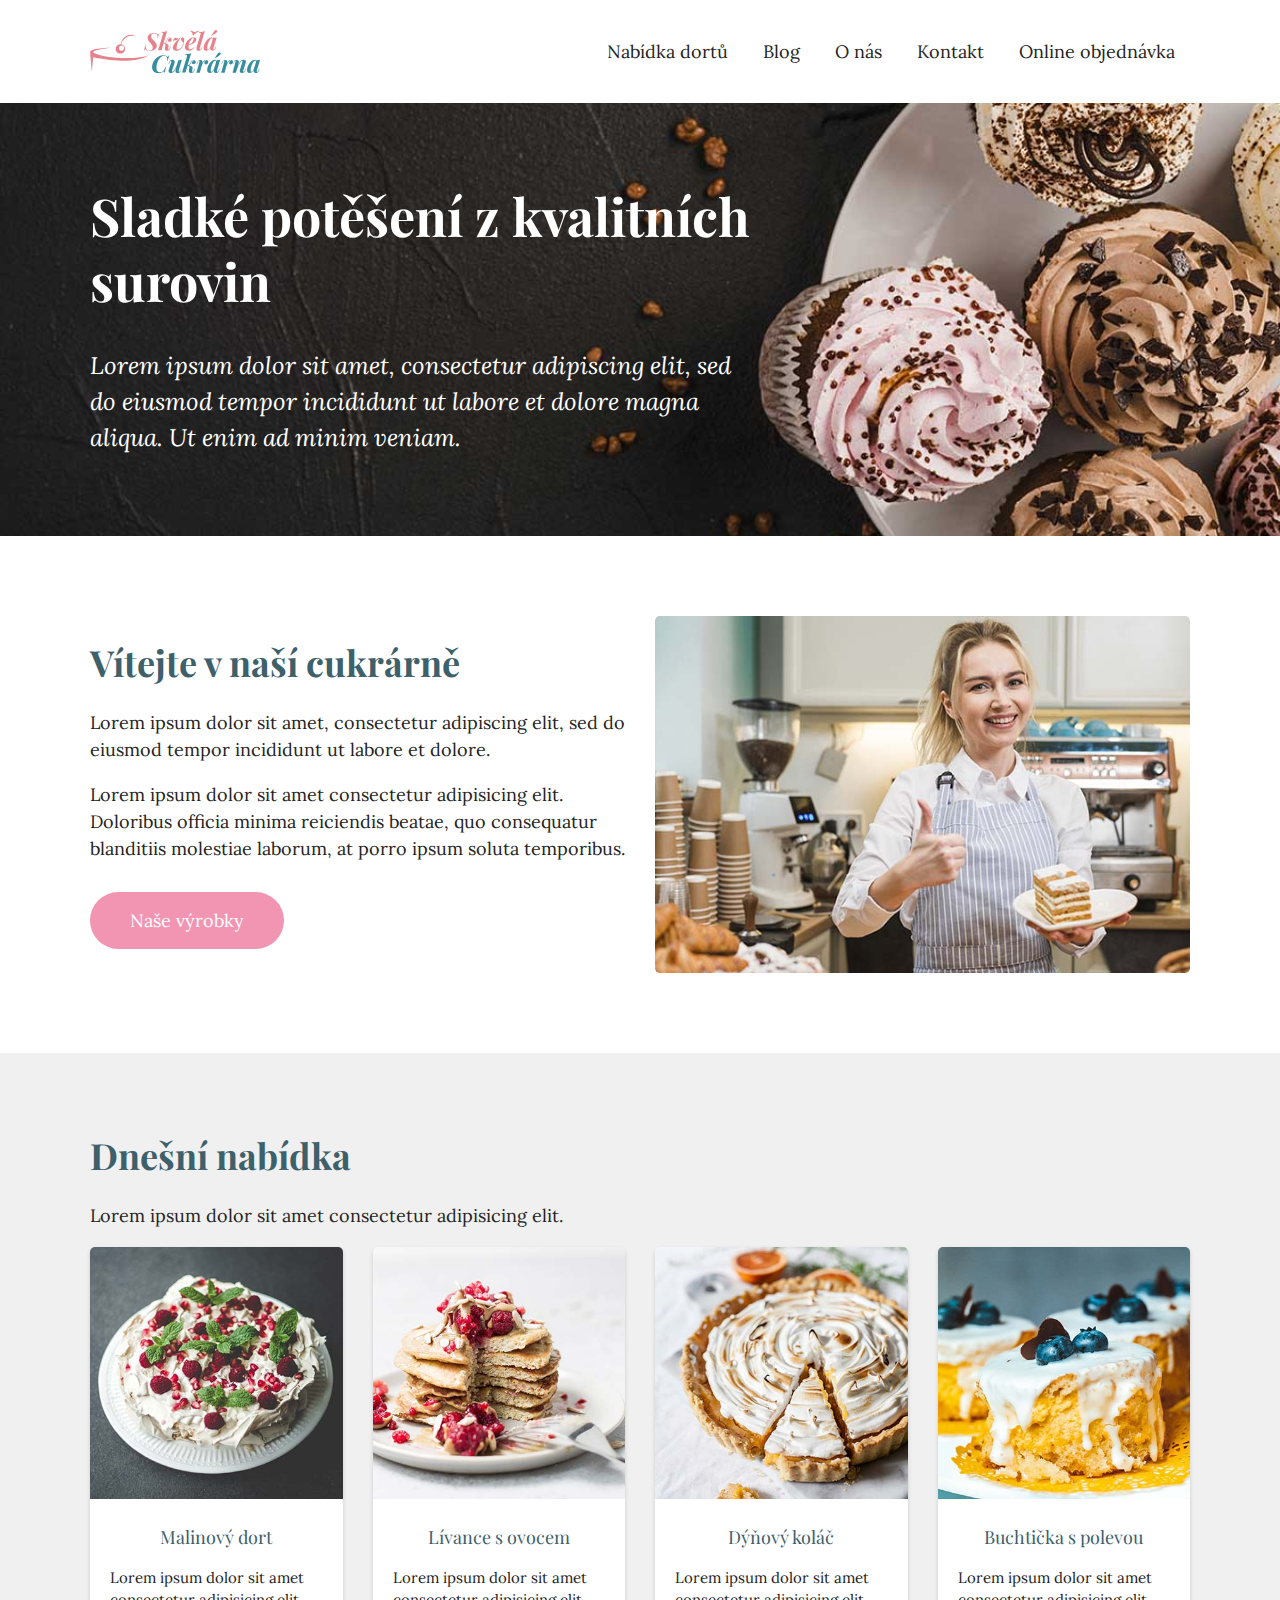
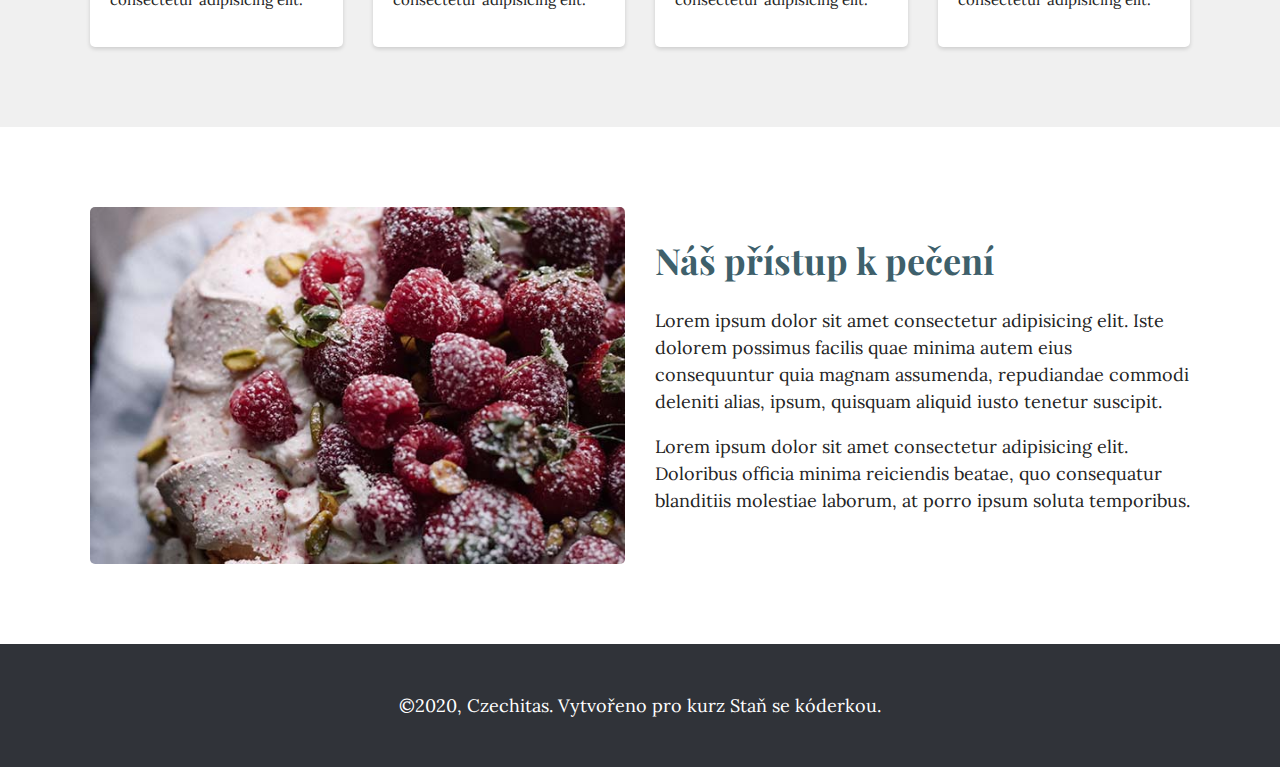
<file: cukrarna-michek/projekt-cukrarna-lehci-main/index.html>
<!DOCTYPE html>
<html lang="cs">
<head>
	<meta charset="UTF-8">
	<meta name="viewport" content="width=device-width, initial-scale=1.0">
	<title>Skvělá cukrárna (lehčí varianta)</title>

	<!-- Google Fonts -->
	<link href="https://fonts.googleapis.com/css2?family=Lora:ital,wght@0,400;0,700;1,400;1,700&family=Playfair+Display:wght@700&display=swap" rel="stylesheet">

	<!-- Naše vlastní CSS -->
	<link rel="stylesheet" href="style.css">
</head>
<body>

	<header class="hlavicka">
		<img class="logo" src="images/logo.svg" alt="logo Skvělá cukrárna">

		<nav class="menu" role="navigation">
			<ul>
				<li><a href="#">Nabídka dortů</a></li>
				<li><a href="#">Blog</a></li>
				<li><a href="#">O nás</a></li>
				<li><a href="#">Kontakt</a></li>
				<li><a href="#">Online objednávka</a></li>
			</ul>
		</nav>
	</header>


	<main>

		<!-- hero sekce s obrázkem a hlavním nadpisem -->
		<section class="hero">
			<div class="obsah-sekce">

				<h1>Sladké potěšení z&nbsp;kvalitních surovin</h1>

				<p class="hero-text">
					Lorem ipsum dolor sit amet, consectetur adipiscing elit, sed do eiusmod tempor incididunt ut labore et dolore magna aliqua. Ut enim ad minim veniam.
				</p>

			</div>
		</section>


		<!-- sekce Vítejte v naší cukrárně -->
		<section>
			<div class="obsah-sekce dva-sloupce">

				<div class="sloupec">
					<h2 class="nadpis-sekce">Vítejte v naší cukrárně</h2>

					<p>Lorem ipsum dolor sit amet, consectetur adipiscing elit, sed do eiusmod tempor incididunt ut labore et dolore.</p>

					<p>Lorem ipsum dolor sit amet consectetur adipisicing elit. Doloribus officia minima reiciendis beatae, quo consequatur blanditiis molestiae laborum, at porro ipsum soluta temporibus.</p>

					<div class="tlacitka">
						<a class="tlacitko" href="#">Naše výrobky</a>
					</div>
				</div>

				<div class="sloupec">
					<img class="foto" src="images/cukrarka.jpg" alt="cukrářka">
				</div>

			</div>
		</section>


		<!-- sekce Dnešní nabídka -->
		<section class="sekce-seda">
			<div class="obsah-sekce">

				<h2 class="nadpis-sekce">Dnešní nabídka</h2>

				<p>Lorem ipsum dolor sit amet consectetur adipisicing elit.</p>

				<div class="nabidka">

					<div class="produkt">
						<img src="images/dort.jpg" alt="Šlehačkový dort s malinami">
						<div class="produkt-obsah">
							<h3>Malinový dort</h3>
							<p>Lorem ipsum dolor sit amet consectetur adipisicing elit.</p>
						</div>
					</div>

					<div class="produkt">
						<img src="images/livance.jpg" alt="Lívance s ovocem">
						<div class="produkt-obsah">
							<h3>Lívance s ovocem</h3>
							<p>Lorem ipsum dolor sit amet consectetur adipisicing elit.</p>
						</div>
					</div>

					<div class="produkt">
						<img src="images/kolac.jpg" alt="Dýňový koláč">
						<div class="produkt-obsah">
							<h3>Dýňový koláč</h3>
							<p>Lorem ipsum dolor sit amet consectetur adipisicing elit.</p>
						</div>
					</div>

					<div class="produkt">
						<img src="images/buchticka.jpg" alt="Buchtička s polevou">
						<div class="produkt-obsah">
							<h3>Buchtička s polevou</h3>
							<p>Lorem ipsum dolor sit amet consectetur adipisicing elit.</p>
						</div>
					</div>

				</div>

			</div>
		</section>

		<!-- sekce Náš přístup k pečení -->
		<section>
			<div class="obsah-sekce dva-sloupce">

				<div class="sloupec">
					<img class="foto" src="images/peceni.jpg" alt="pečení">
				</div>

				<div class="sloupec">
					<h2 class="nadpis-sekce">Náš přístup k pečení</h2>

					<p>Lorem ipsum dolor sit amet consectetur adipisicing elit. Iste dolorem possimus facilis quae minima autem eius consequuntur quia magnam assumenda, repudiandae commodi deleniti alias, ipsum, quisquam aliquid iusto tenetur suscipit.</p>

					<p>Lorem ipsum dolor sit amet consectetur adipisicing elit. Doloribus officia minima reiciendis beatae, quo consequatur blanditiis molestiae laborum, at porro ipsum soluta temporibus.</p>

				</div>

			</div>
		</section>


	</main>



	<footer class="paticka">
			<p>©2020, Czechitas. Vytvořeno pro kurz Staň se kóderkou.</p>
	</footer>



</body>
</html>
</file>
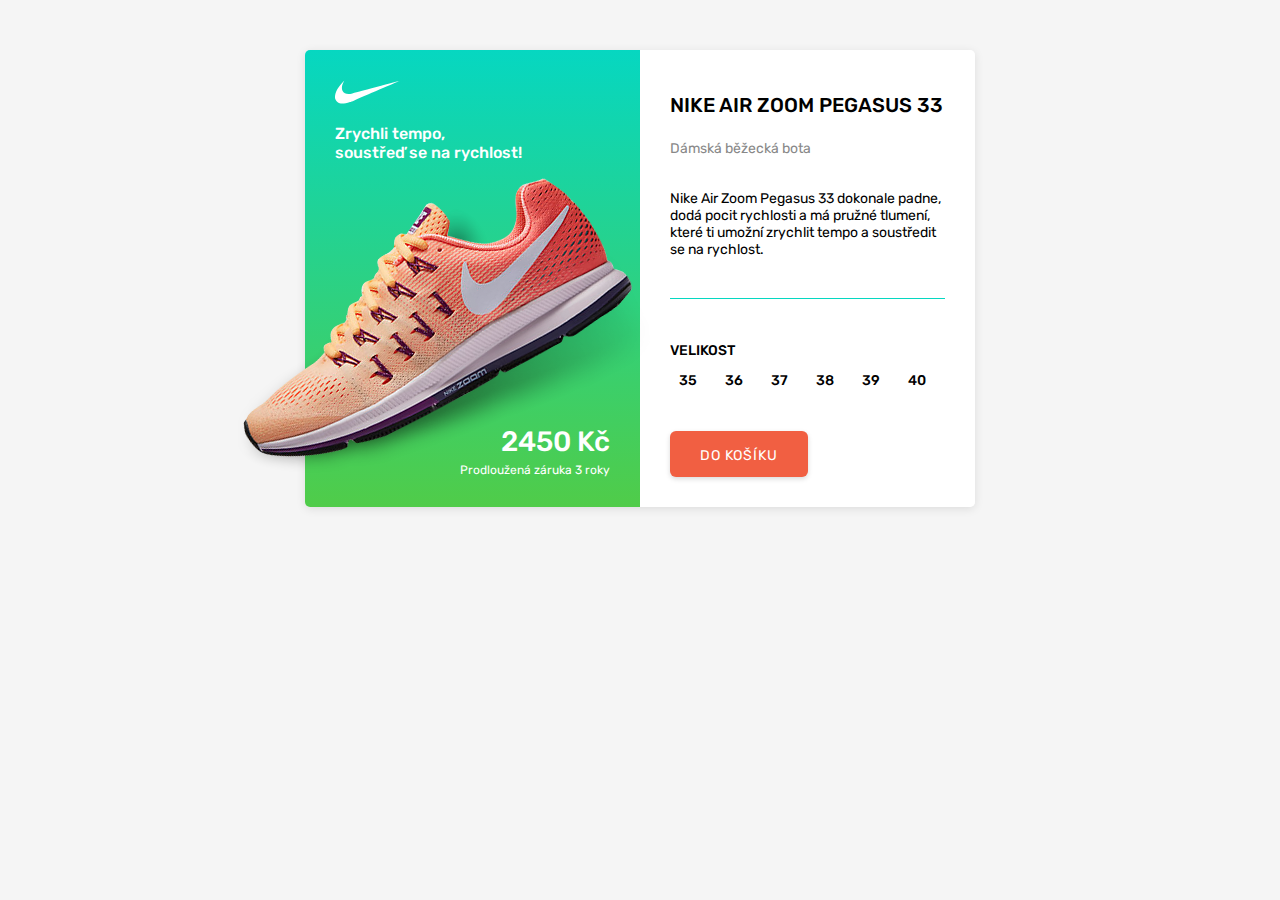
<file: Lehčí (2)/Lehčí/index.html>
<!DOCTYPE html>
<html lang="cs">
<head>
	<meta charset="UTF-8">
	<meta http-equiv="X-UA-Compatible" content="IE=edge">
	<meta name="viewport" content="width=device-width, initial-scale=1.0">
	<title>Boty (lehčí obtížnost)</title>
	<link rel="stylesheet" href="style.css">
	<style>
		@import url('https://fonts.googleapis.com/css2?family=Rubik:ital,wght@0,300..900;1,300..900&display=swap');
		</style>
</head>
<body>

	<div class="zbozi">

		<!-- levá (zelená) polovina -->
		<div class="vizual">

			<div class="logo">
				<img src="images/nike.svg" alt="logo Nike" width="65" height="24">
			</div>

			<p class="slogan">
				Zrychli tempo,<br>
				soustřeď se na rychlost!
			</p>

			<div class="bota">
				<img src="images/bota.png" alt="fotografie Nike Air Zoom Pegasus 33" width="415" height="295">
			</div>

			<div class="cenovka">
				<div class="cena">2450&nbsp;Kč</div>
				<div class="zaruka">Prodloužená záruka 3 roky</div>
			</div>

		</div>
		<!-- konec .vizual -->


		<!-- pravá (bílá) polovina -->
		<div class="detaily">

			<h1 class="nazev">Nike Air Zoom Pegasus 33</h1>

			<p class="produkt">Dámská běžecká bota</p>

			<p class="popis">
				Nike Air Zoom Pegasus 33 dokonale padne, dodá pocit rychlosti a má pružné tlumení, které ti umožní zrychlit tempo a soustředit se na rychlost.
			</p>

			<h2 class="parametr">Velikost</h2>

			<ul class="velikosti">
				<li class="vybrana">35</li>
				<li class="vybrana">36</li>
				<li class="vybrana">37</li>
				<li class="vybrana">38</li>
				<li class="vybrana">39</li>
				<li class="vybrana">40</li>
			</ul>

			<div class="akce">
				<a class="tlacitko" href="#">Do košíku</a>
			</div>

		</div>
		<!-- konec .detaily -->


	</div>
	<!-- konec .zbozi -->


</body>
</html>
</file>
<file: cukrarna-michek/projekt-cukrarna-lehci-main/style.css>
/* intuitivnější box-sizing pro všechny prvky na stránce */
html { box-sizing: border-box; }
*, ::before, ::after { box-sizing: inherit; }

/*  Poznámky:
	- maximální šířka obsahu uvnitř sekcí je 1100px
	- "pruh" s obsahem obsah je vycentrovaný na stránce
	- všechny sekce mají nahoře a dole padding 80px
	- kromě hlavičky a patičky, které mají jen 30px
	- nadpisy jsou fontem Playfair Display, tučně
	- veškerý další text na stránce fontem Lora
	- výchozí velikost textu na stránce je 18px, řádkování 1.5

	Velikosti nadpisů:
	h1 - 52px  (nadpis v horní Hero sekci s cupcakem)
	h2 - 36px  (nadpisy v dalších sekcích)
	h3 - 18px  (název produktu v Dnešní nabídce)
	Nadpisy mají řádkování jen 1.25

	Barvy:
	#f195b2		růžová - tlačítka a zvýraznění
	#d2567d		tmavá růžová - hover/aktivní tlačítka
	#3e606b		tmavá tyrkysová - na nadpisy
	#242424		(skoro) černá - na běžný text
	#f0f0f0		světle šedé pozadí prostřední sekce
	#303339		tmavé pozadí patičky
*/
body {
	margin: 0;
	font-family: 'Lora', serif;
	font-size: 18px;
	line-height: 1.5;
	color: #242424;
}
h1, h2, h3, h4, h5, h6 {
	font-family: 'Playfair Display', serif;
	line-height: 1.25;
	color: #3e606b;
}
h1 {
	font-size: 52px;
}
h2 {
	font-size: 36px;
}
.hlavicka {
	max-width: 1100px;
	margin: 30px auto;
	display: flex;
	justify-content: space-between;
	align-items: center;
}
.logo {
	width: 170px;
	height: auto;
}
.menu ul {
	margin: 0;
	padding: 0;
	list-style: none;
	line-height: 1;
	display: flex;
}
.menu li {
	margin-left: 5px;
}
.menu a {
	display: block;
	padding: 10px 15px;
	color: #242424;
	text-decoration: none;
	border-radius: 30px;
}
.menu a:hover {
	background-color:#f195b2;
	color: white;
}
.obsah-sekce {
	max-width: 1100px;
	margin: 0 auto;
	padding: 80px 0;
}
.nadpis-sekce {
	margin-top: 0;
	margin-bottom: 24px;
}
.sekce-seda {
	background-color:#f0f0f0;
}
.hero {
	background: #2E2a28 url(images/cupcake.jpg) no-repeat center/cover;
	color:white;
}
.hero h1 {
	margin-top:0;
	margin-right: 40%;
	color:white;
	font-size:52px;
}
.hero-text {
	font-size: 24px;
	font-style: italic;
	margin-bottom: 0;
	margin-right: 40%;
}
.dva-sloupce {
	display: flex;
	justify-content: space-between;
	align-items: center;
}
.sloupec {
	width:calc((100% - 30px) / 2);
}
.foto {
	width: 100%;
	border-radius: 5px;
	display:block;
}
.tlacitka {
	margin-top: 30px;
}
.tlacitko {
	display: inline-block;
	padding: 15px 40px;
	text-decoration: none;
	border-radius: 30px;
	background-color: #f195b2;
	color: white;
}
.tlacitko:hover {
	background-color: #d2567d;
}
.nabidka {
	display: flex;
	justify-content: space-between;
}
.produkt {
	width:calc((100% - 90px) / 4);
	background-color: white;
	border-radius: 5px;
	box-shadow: 0 2px 4px rgba(0, 0, 0, 0.15);
}
.produkt-obsah {
	padding: 20px;
}
.produkt img {
	width: 100%;
	height: auto;
	border-radius: 5px 5px 0 0;
}
.produkt h3 {
	margin-top: 0;
	font-size: 18px;
	font-weight: normal;
	text-align:center;
}
.produkt p {
	font-size: 15px;
}
.paticka {
	padding: 30px 0;
	background-color:#303339;
	color: white;
	text-align: center;
}
</file>
<file: Lehčí (2)/Lehčí/style.css>
/* intuitivnejsi box-sizing */
html { box-sizing: border-box; }
*, ::after, ::before { box-sizing: inherit; }

body {
    text-rendering: optimizeLegibility;
}

/*
 BARVY
 svetle sede pozadi      #f5f5f5
 tmavsi seda             #959595
 barevny prechod nahore  #06d7c1
 barevny prechod dole    #50cc49
 zelena cara             #06d7c1
 oranzova                #f15f42

 PISMO
 Rubik - pouzite rezy pisma regular 400 a medium 500
 https://fonts.google.com/specimen/Rubik
*/

/* ----- zde zacni psat vlastni css ----- */
body{
    font-family: 'Rubik', sans-serif;
    font-size:14px;
    font-weight: 400;
    display: flex;
    justify-content: center;
    align-items: center;
    background-color: #f5f5f5;
    margin: 0;
}

.zbozi {
    display: flex;
    width: 670px;
    margin: 50px auto;
    box-shadow: 0 2px 10px rgba(0,0,0,0.1);
    border-radius: 5px;
    
}


.vizual {
    background: linear-gradient(to bottom, #06d7c1, #50cc49);
    border-radius: 5px 0 0 5px;
    padding: 30px;
    width: 50%;
    box-sizing: border-box;
    color: white;
    display: flex;
    flex-direction: column;
    justify-content: space-between;
    position: relative;
}

.logo {
    height: auto;
    width: 100%;
}
.slogan {
    color: white;
    font-size: 16px;
    font-weight: 500;
    
}

.bota img {
    position: relative;
    right: 100px;
}
.cenovka {
    position: absolute;
    bottom: 30px;
    right:30px;
}
.cena {
 margin-bottom: 5px;
 font-weight: 500;
 font-size: 28px;
 text-align: right;
}
.zaruka {
font-weight: 400;
font-size: 12px;

}
.detaily {
    background: white;
    padding: 30px;
    width: 50%;
    box-sizing: border-box;
    display: flex;
    flex-direction: column;
    justify-content: space-between;
    border-radius:0 5px 5px 0;
}

.nazev {
    font-size: 20px;
    font-weight: 500;
    margin-bottom: 10px;
    text-transform: uppercase;
}

.produkt {
    color: #888;
    margin: 0 0 20px 0;
}

.popis {
    margin: 0 0 20px 0;
    padding-bottom: 40px;
    border-bottom: #06d7c1 solid 1px;
}

.parametr {
    font-size: 14px;
    font-weight: 500;
    margin-top: 10px;
    text-transform: uppercase;
}

.velikosti {
    display: flex;
    gap: 10px;
    margin: -20px 0 20px 0;
    padding: 0;
    list-style: none;
    font-weight: 500;
    transition: 0,3s ease-in-out;
    
}
.velikosti li {
    padding: 8px 8px;
    border-radius: 50%;
    cursor: pointer;
    transition: 0,5s ease-in-out;
    border: 1px solid transparent;
    
}


.velikosti .vybrana:hover{
        border: 2px solid rgb(223, 119, 1);
        font-weight: 500;
        color: rgb(223, 119, 1);
        transition: 0,5s ease-in-out;
        
    }

.tlacitko{
    display: inline-block;
    padding: 18px 30px 14px 30px;
    line-height: 1;
    text-transform: uppercase;
    text-decoration: none;
    letter-spacing: 1px;
    background-color: #f15f42;
    color: white;
    border-radius: 6px;
    box-shadow: 0 2px 5px rgba(0,0,0,0.15);
}
</file>
